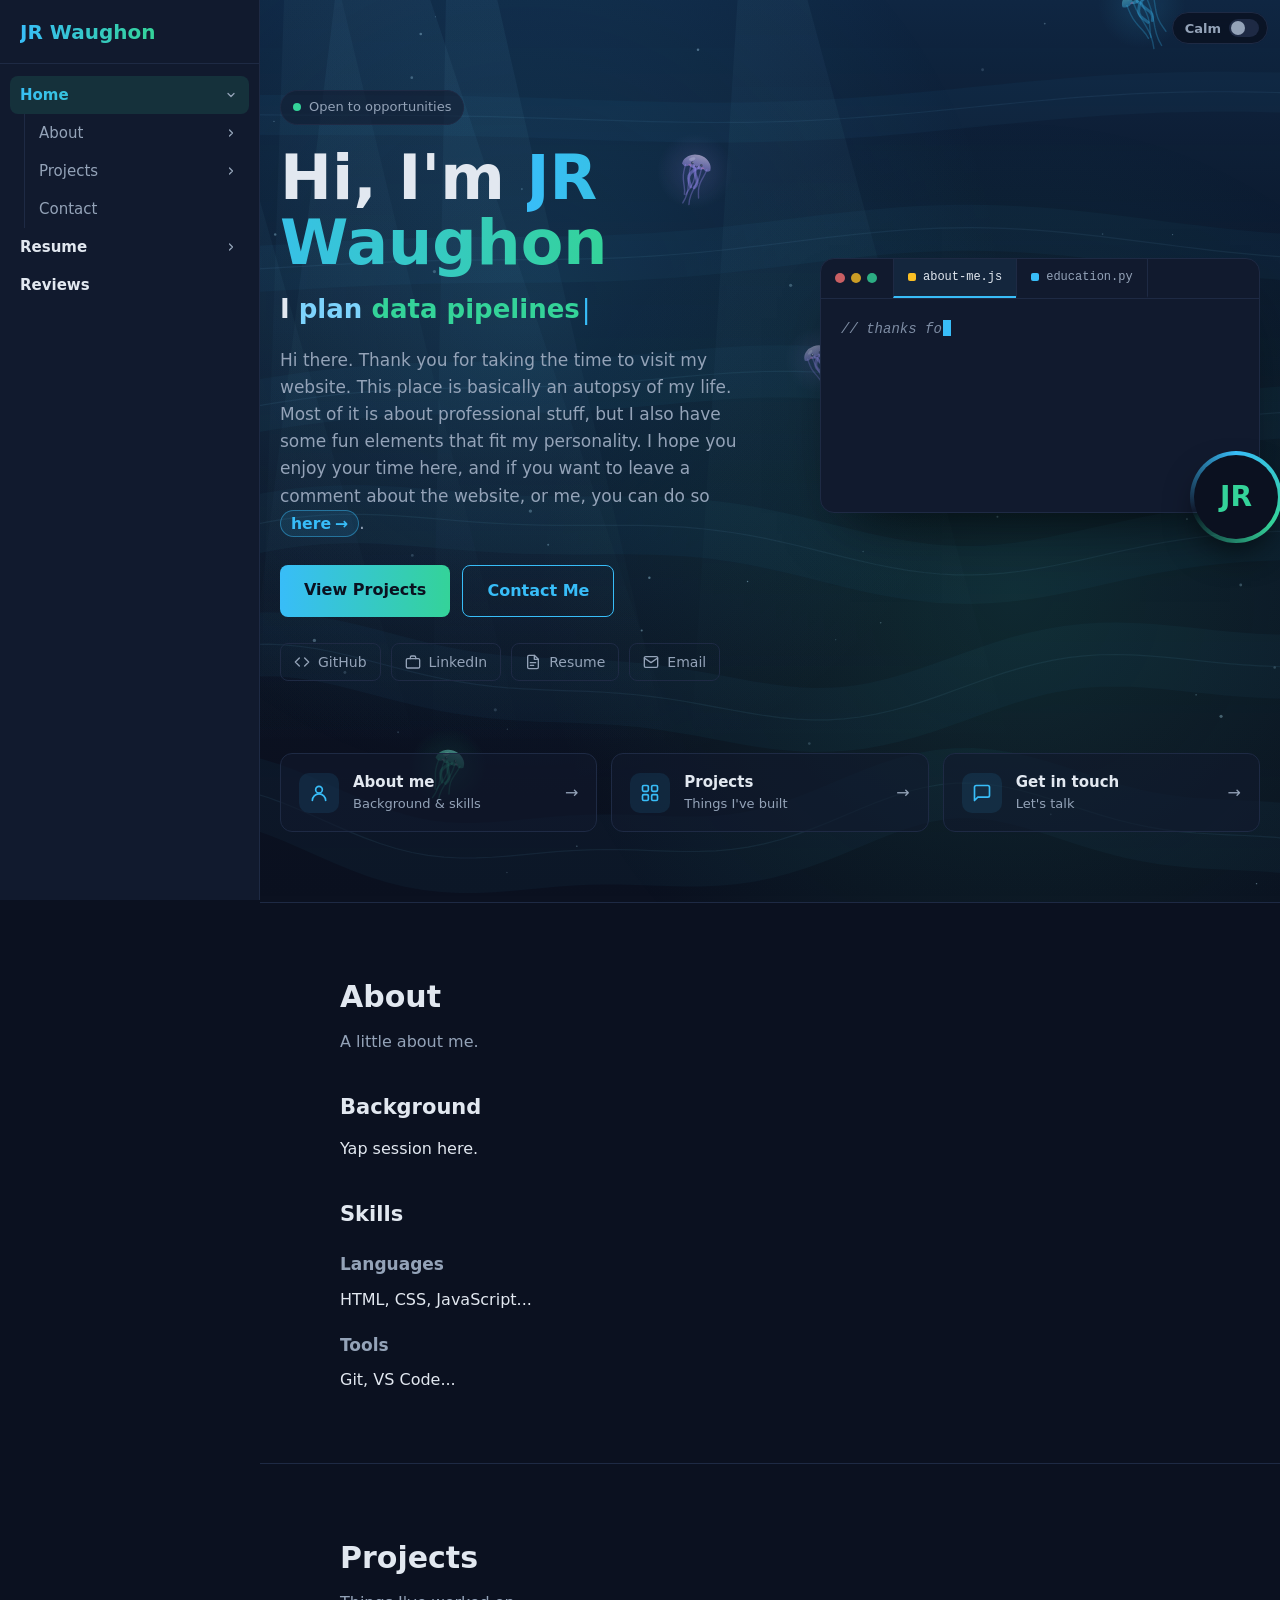
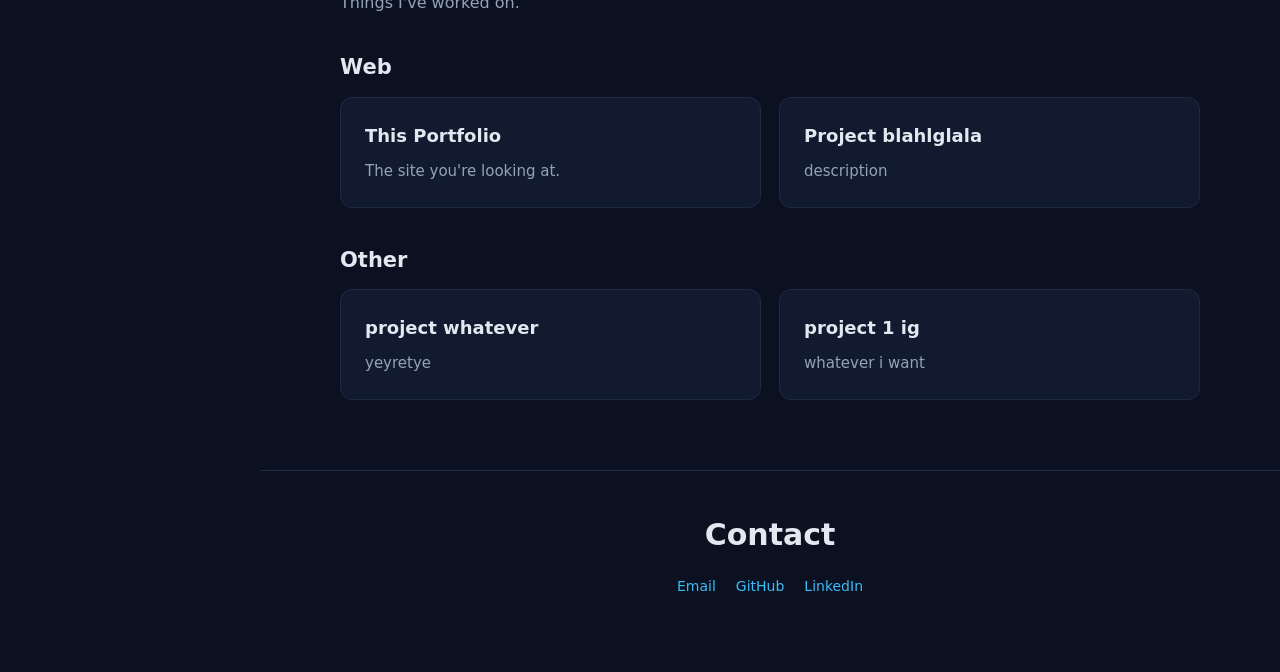
<file: index.html>
<!DOCTYPE html>
<html lang="en">
<head>
  <meta charset="UTF-8">
  <meta name="viewport" content="width=device-width, initial-scale=1.0">
  <title>JR Waughon · Analyst &amp; Developer</title>
  <meta name="description" content="JR Waughon is an analyst and developer working across finance, coding, and AI. Projects, resume, and a few friendly jellyfish.">
  <meta name="theme-color" content="#0b1120">
  <link rel="canonical" href="https://jonathonwaughon.github.io/">

  <!-- icons -->
  <link rel="icon" href="favicon.svg" type="image/svg+xml">
  <link rel="icon" href="assets/favicon-32.png" sizes="32x32" type="image/png">
  <link rel="apple-touch-icon" href="assets/apple-touch-icon.png">
  <link rel="manifest" href="site.webmanifest">

  <!-- link previews (Discord, iMessage, LinkedIn, X...) -->
  <meta property="og:type" content="website">
  <meta property="og:site_name" content="JR Waughon">
  <meta property="og:title" content="JR Waughon · Analyst &amp; Developer">
  <meta property="og:description" content="Finance, coding, and AI. Projects, resume, and a few friendly jellyfish.">
  <meta property="og:url" content="https://jonathonwaughon.github.io/">
  <meta property="og:image" content="https://jonathonwaughon.github.io/assets/og-image.png">
  <meta property="og:image:width" content="1200">
  <meta property="og:image:height" content="630">
  <meta property="og:image:alt" content="JR Waughon: Analyst &amp; Developer, with cute jellyfish in a deep-blue ocean">
  <meta name="twitter:card" content="summary_large_image">
  <!-- marks JS as available so hidden-until-animated styles only apply when they can be revealed -->
  <script>document.documentElement.classList.add("js");</script>
  <link rel="stylesheet" href="css/home.css">
  <link rel="stylesheet" href="css/sidebar.css">
  <link rel="stylesheet" href="css/calm.css">
  <link rel="stylesheet" href="css/scrollbar.css">
  <!-- calm mode switch (top right); runs early so a calm page never flashes the animated one -->
  <script src="js/calm.js"></script>
</head>
<!-- data-root = path from this page to the site root (used by the shared sidebar) -->
<body class="has-sidebar" data-root="">

  <a class="skip-link" href="#main">Skip to content</a>

  <canvas id="ocean" aria-hidden="true"></canvas>

  <!-- Mobile-only top bar (the sidebar itself is built by js/sidebar.js) -->
  <div class="topbar">
    <button class="menu-btn" type="button" data-nav-toggle aria-label="Open navigation">
      <svg width="18" height="18" viewBox="0 0 24 24" fill="none" stroke="currentColor" stroke-width="2" stroke-linecap="round"><path d="M3 6h18M3 12h18M3 18h18"/></svg>
    </button>
    <a href="#home" class="logo">JR Waughon</a>
  </div>

  <main id="main">
    <header class="hero" id="home">
      <div class="container hero-grid">
        <div class="hero-text">
          <span class="status anim" style="--o:0"><span class="dot"></span>Open to opportunities</span>
          <h1 class="anim" style="--o:1">Hi, I'm <span>JR Waughon</span></h1>
          <p class="tagline anim" style="--o:2">
            <span aria-hidden="true">I <span class="verb" id="verb">build</span> <span class="typed" id="typed">web apps</span><span class="cursor">|</span></span>
            <span class="sr-only" id="taglineSr">I build web apps, games, and tools.</span>
          </p>
          <p class="intro anim" style="--o:3">
            Hi there. Thank you for taking the time to visit my website. This place is basically an autopsy of my life. Most of it is about professional stuff, but I also have some fun elements that fit my personality. I hope you enjoy your time here, and if you want to leave a comment about the website, or me, you can do so <a class="inline-btn" href="reviews/">here <span aria-hidden="true">→</span></a>.
          </p>
          <div class="cta anim" style="--o:4">
            <a href="#projects" class="btn btn-primary">View Projects</a>
            <a href="#contact" class="btn btn-outline">Contact Me</a>
          </div>
          <div class="socials anim" style="--o:5">
            <a href="https://github.com/jonathonwaughon" aria-label="GitHub">
              <svg width="16" height="16" viewBox="0 0 24 24" fill="none" stroke="currentColor" stroke-width="2" stroke-linecap="round" stroke-linejoin="round"><path d="M16 18l6-6-6-6M8 6l-6 6 6 6"/></svg>
              GitHub
            </a>
            <a href="https://linkedin.com/" aria-label="LinkedIn">
              <svg width="16" height="16" viewBox="0 0 24 24" fill="none" stroke="currentColor" stroke-width="2" stroke-linecap="round" stroke-linejoin="round"><rect x="2" y="7" width="20" height="14" rx="2"/><path d="M16 7V5a2 2 0 0 0-2-2h-4a2 2 0 0 0-2 2v2"/></svg>
              LinkedIn
            </a>
            <a href="resume/" aria-label="Resume">
              <svg width="16" height="16" viewBox="0 0 24 24" fill="none" stroke="currentColor" stroke-width="2" stroke-linecap="round" stroke-linejoin="round"><path d="M14 2H6a2 2 0 0 0-2 2v16a2 2 0 0 0 2 2h12a2 2 0 0 0 2-2V8z"/><path d="M14 2v6h6M8 13h8M8 17h5"/></svg>
              Resume
            </a>
            <a href="mailto:jonathonwaughon@proton.me" aria-label="Email">
              <svg width="16" height="16" viewBox="0 0 24 24" fill="none" stroke="currentColor" stroke-width="2" stroke-linecap="round" stroke-linejoin="round"><rect x="2" y="4" width="20" height="16" rx="2"/><path d="M22 6l-10 7L2 6"/></svg>
              Email
            </a>
          </div>
        </div>

        <!-- a mini IDE: tabs + code are generated from FILES in the script below -->
        <div class="hero-visual anim" style="--o:2">
          <div class="code-card">
            <div class="code-head">
              <span></span><span></span><span></span>
              <div class="code-tabs" id="codeTabs" role="tablist" aria-label="Files"></div>
            </div>
            <pre role="tabpanel" id="codePanel" tabindex="0"><code id="codeType"></code></pre>
          </div>
          <!-- swap the initials for <img src="me.jpg" alt=""> to use a photo -->
          <div class="avatar-wrap"><div class="avatar"><span>JR</span></div></div>
        </div>
      </div>

      <!-- "where to next?" shortcuts -->
      <nav class="container quick-links" aria-label="Quick links">
        <a class="tile anim" href="#about" style="--o:6">
          <span class="tile-icon"><svg width="20" height="20" viewBox="0 0 24 24" fill="none" stroke="currentColor" stroke-width="2" stroke-linecap="round" stroke-linejoin="round"><circle cx="12" cy="8" r="4"/><path d="M4 21a8 8 0 0 1 16 0"/></svg></span>
          <span><strong>About me</strong><small>Background &amp; skills</small></span>
          <span class="tile-arrow" aria-hidden="true">→</span>
        </a>
        <a class="tile anim" href="#projects" style="--o:7">
          <span class="tile-icon"><svg width="20" height="20" viewBox="0 0 24 24" fill="none" stroke="currentColor" stroke-width="2" stroke-linecap="round" stroke-linejoin="round"><rect x="3" y="3" width="7" height="7" rx="1.5"/><rect x="14" y="3" width="7" height="7" rx="1.5"/><rect x="3" y="14" width="7" height="7" rx="1.5"/><rect x="14" y="14" width="7" height="7" rx="1.5"/></svg></span>
          <span><strong>Projects</strong><small>Things I've built</small></span>
          <span class="tile-arrow" aria-hidden="true">→</span>
        </a>
        <a class="tile anim" href="#contact" style="--o:8">
          <span class="tile-icon"><svg width="20" height="20" viewBox="0 0 24 24" fill="none" stroke="currentColor" stroke-width="2" stroke-linecap="round" stroke-linejoin="round"><path d="M21 15a2 2 0 0 1-2 2H7l-4 4V5a2 2 0 0 1 2-2h14a2 2 0 0 1 2 2z"/></svg></span>
          <span><strong>Get in touch</strong><small>Let's talk</small></span>
          <span class="tile-arrow" aria-hidden="true">→</span>
        </a>
      </nav>
    </header>

    <section id="about">
      <div class="container">
        <h2>About</h2>
        <p class="subtitle">A little about me.</p>

        <h3 id="background">Background</h3>
        <p>Yap session here.</p>

        <h3 id="skills">Skills</h3>
        <h4 id="skills-languages">Languages</h4>
        <p>HTML, CSS, JavaScript...</p>
        <h4 id="skills-tools">Tools</h4>
        <p>Git, VS Code...</p>
      </div>
    </section>

    <section id="projects">
      <div class="container">
        <h2>Projects</h2>
        <p class="subtitle">Things I've worked on.</p>

        <h3 id="projects-web">Web</h3>
        <div class="grid">
          <div class="card" id="project-portfolio">
            <h4>This Portfolio</h4>
            <p>The site you're looking at.</p>
          </div>
          <div class="card" id="project-blah">
            <h4>Project blahlglala</h4>
            <p>description</p>
          </div>
        </div>

        <h3 id="projects-other">Other</h3>
        <div class="grid">
          <div class="card" id="project-whatever">
            <h4>project whatever</h4>
            <p>yeyretye</p>
          </div>
          <div class="card" id="project-1">
            <h4>project 1 ig</h4>
            <p>whatever i want</p>
          </div>
        </div>
      </div>
    </section>

    <footer id="contact">
      <div class="container">
        <h2>Contact</h2>
        <div class="links">
          <a href="mailto:jonathonwaughon@proton.me">Email</a>
          <a href="https://github.com/jonathonwaughon">GitHub</a>
          <a href="https://linkedin.com/">LinkedIn</a>
        </div>
        <p>© 2026 JR Waughon</p>
      </div>
    </footer>
  </main>

  <script src="js/nav.js"></script>
  <script src="js/sidebar.js"></script>
  <script src="js/home.js"></script>

  <script src="js/ocean.js"></script>
</body>
</html>
</file>
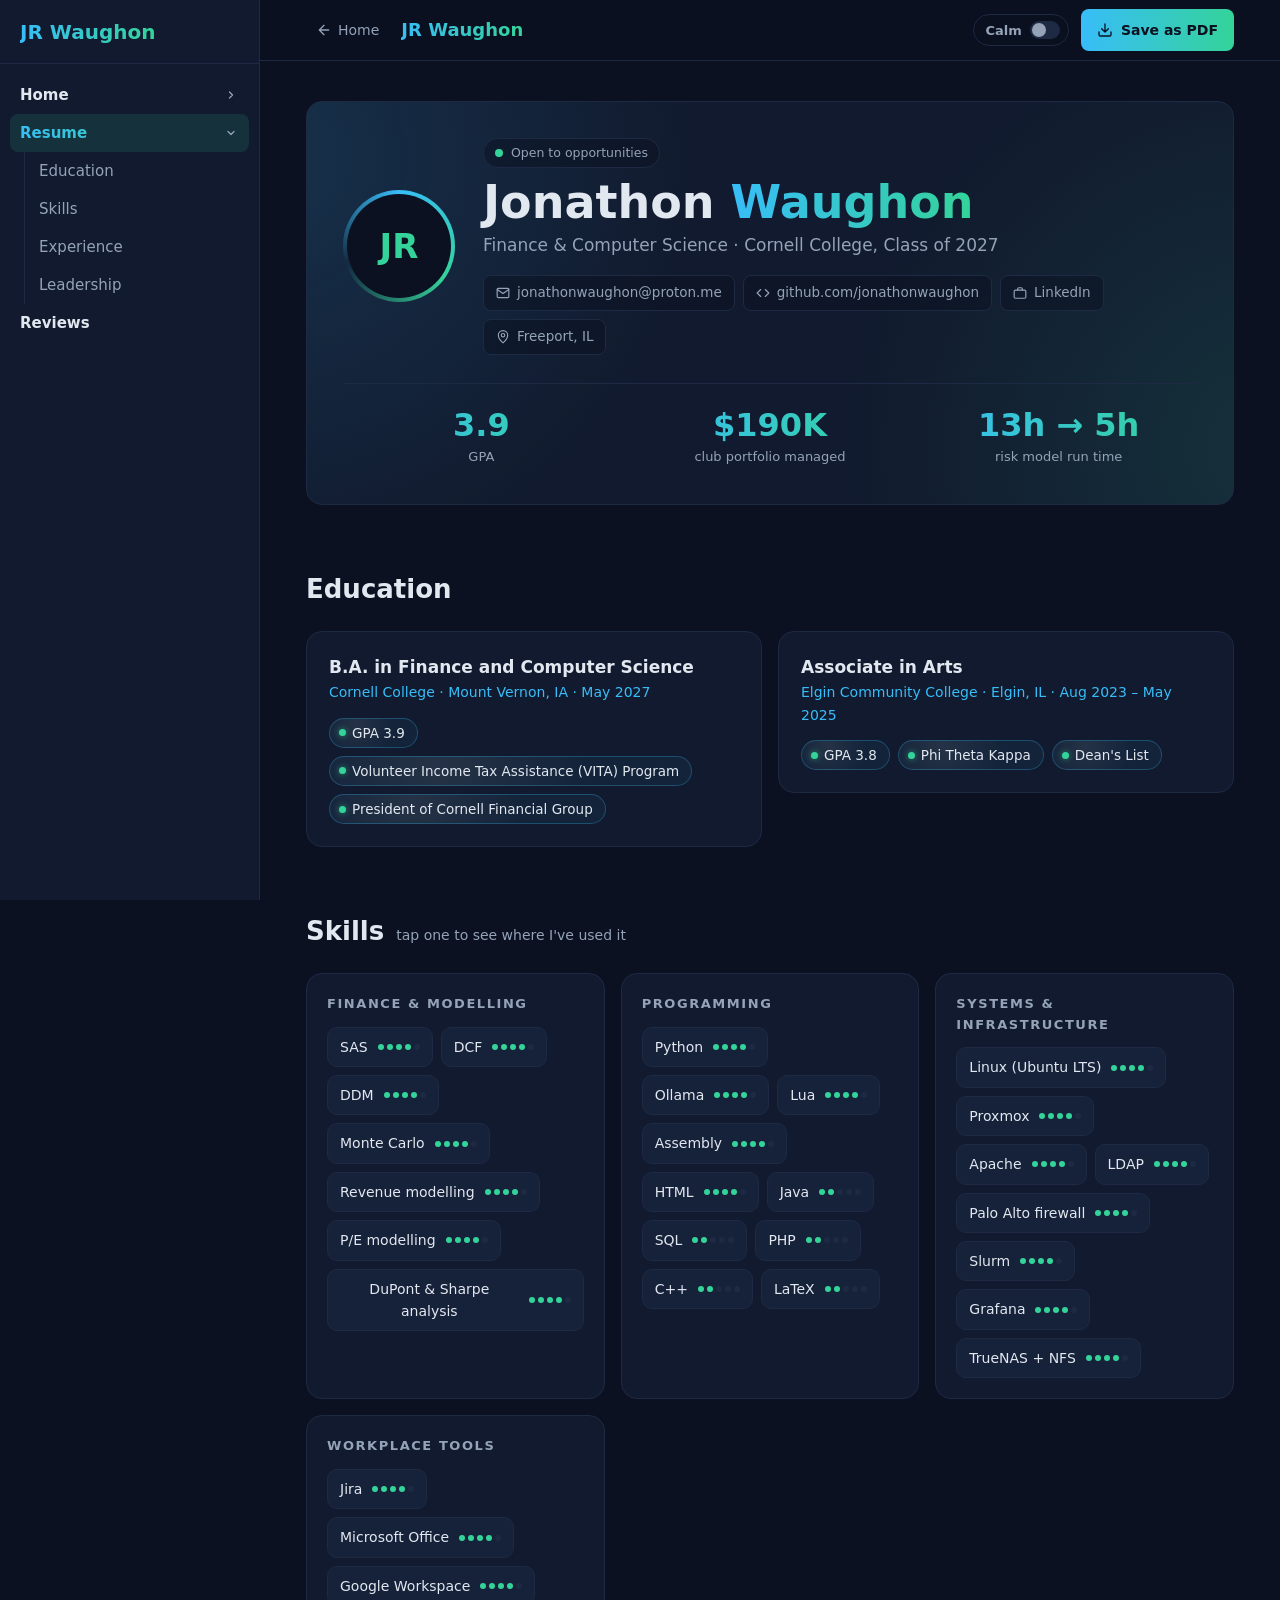
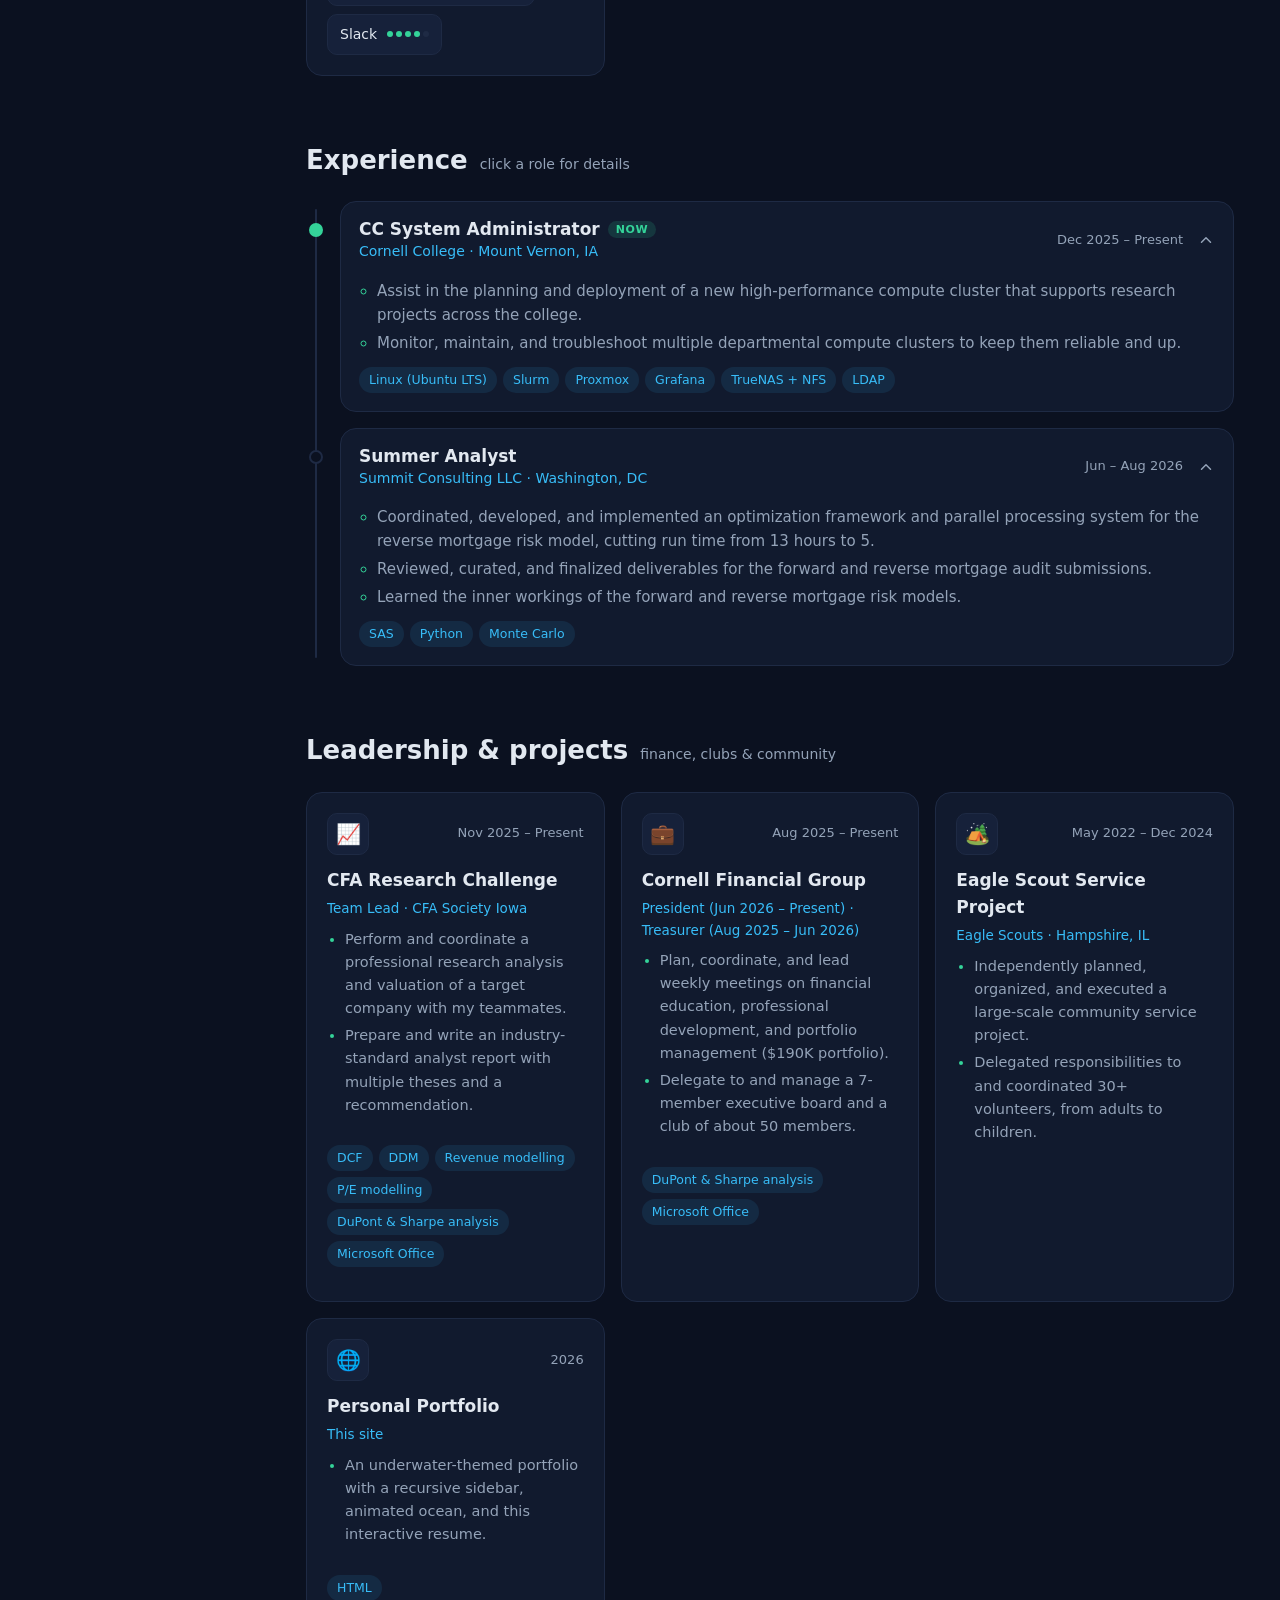
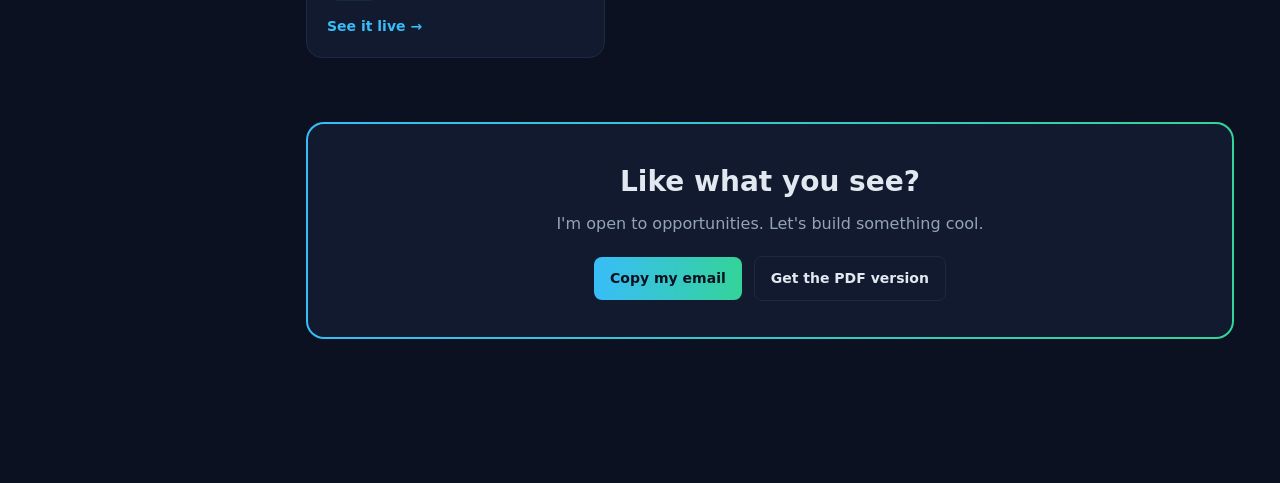
<file: resume/index.html>
<!DOCTYPE html>
<html lang="en">
<head>
  <meta charset="UTF-8">
  <meta name="viewport" content="width=device-width, initial-scale=1.0">
  <title>Resume | JR Waughon</title>
  <meta name="description" content="Resume of Jonathon (JR) Waughon: finance and computer science student at Cornell College. Experience, skills, leadership, and education.">
  <meta name="theme-color" content="#0b1120">
  <link rel="canonical" href="https://jonathonwaughon.github.io/resume/">

  <!-- icons -->
  <link rel="icon" href="../favicon.svg" type="image/svg+xml">
  <link rel="icon" href="../assets/favicon-32.png" sizes="32x32" type="image/png">
  <link rel="apple-touch-icon" href="../assets/apple-touch-icon.png">
  <link rel="manifest" href="../site.webmanifest">

  <!-- link previews -->
  <meta property="og:type" content="website">
  <meta property="og:site_name" content="JR Waughon">
  <meta property="og:title" content="Resume | JR Waughon">
  <meta property="og:description" content="Finance and computer science at Cornell College. Experience, skills, leadership, and education, with a printable PDF version.">
  <meta property="og:url" content="https://jonathonwaughon.github.io/resume/">
  <meta property="og:image" content="https://jonathonwaughon.github.io/assets/og-image.png">
  <meta property="og:image:width" content="1200">
  <meta property="og:image:height" content="630">
  <meta property="og:image:alt" content="JR Waughon: Analyst &amp; Developer, with cute jellyfish in a deep-blue ocean">
  <meta name="twitter:card" content="summary_large_image">
  <script>document.documentElement.classList.add("js");</script>
  <link rel="stylesheet" href="../css/resume.css">
  <link rel="stylesheet" href="../css/sidebar.css">
  <link rel="stylesheet" href="../css/calm.css">
  <link rel="stylesheet" href="../css/scrollbar.css">
  <!-- calm mode switch; runs early so a calm page never flashes the animated one -->
  <script src="../js/calm.js"></script>
</head>
<!-- data-root = path from this page to the site root (used by the shared sidebar) -->
<body class="has-sidebar" data-root="../">

  <a class="skip-link" href="#main">Skip to content</a>

  <header class="toolbar">
    <div class="toolbar-inner">
      <button class="menu-btn nav-toggle-mobile" type="button" data-nav-toggle aria-label="Open navigation">
        <svg width="18" height="18" viewBox="0 0 24 24" fill="none" stroke="currentColor" stroke-width="2" stroke-linecap="round"><path d="M3 6h18M3 12h18M3 18h18"/></svg>
      </button>
      <a class="back" href="../">
        <svg width="16" height="16" viewBox="0 0 24 24" fill="none" stroke="currentColor" stroke-width="2" stroke-linecap="round" stroke-linejoin="round"><path d="M19 12H5M12 19l-7-7 7-7"/></svg>
        Home
      </a>
      <span class="logo grad">JR Waughon</span>
      <span data-calm-slot></span><!-- the calm mode switch goes here -->
      <button class="btn btn-primary" type="button" data-print>
        <svg width="16" height="16" viewBox="0 0 24 24" fill="none" stroke="currentColor" stroke-width="2" stroke-linecap="round" stroke-linejoin="round"><path d="M21 15v4a2 2 0 0 1-2 2H5a2 2 0 0 1-2-2v-4M7 10l5 5 5-5M12 15V3"/></svg>
        Save as PDF
      </button>
    </div>
  </header>

  <!-- =========================================================
       RESUME CONTENT (mirrors the Word resume).
       - Skills live in content/skills.json.
       - data-skills="python,sas" on a job/project links it to those
         skills (use the same "id" values as in skills.json).
       - Copy a <li class="t-item"> or <article class="proj"> to add more.
       ========================================================= -->
  <main class="wrap" id="main">

    <!-- Intro -->
    <section class="card intro">
      <div class="avatar"><span>JR</span></div>
      <div>
        <span class="status"><span class="dot"></span>Open to opportunities</span>
        <h1>Jonathon <span class="grad">Waughon</span></h1>
        <p class="role">Finance &amp; Computer Science · Cornell College, Class of 2027</p>
        <div class="chips">
          <button class="chip" type="button" data-copy="jonathonwaughon@proton.me">
            <svg width="14" height="14" viewBox="0 0 24 24" fill="none" stroke="currentColor" stroke-width="2" stroke-linecap="round" stroke-linejoin="round"><rect x="2" y="4" width="20" height="16" rx="2"/><path d="M22 6l-10 7L2 6"/></svg>
            jonathonwaughon@proton.me
          </button>
          <a class="chip" href="https://github.com/jonathonwaughon">
            <svg width="14" height="14" viewBox="0 0 24 24" fill="none" stroke="currentColor" stroke-width="2" stroke-linecap="round" stroke-linejoin="round"><path d="M16 18l6-6-6-6M8 6l-6 6 6 6"/></svg>
            github.com/jonathonwaughon
          </a>
          <a class="chip" href="https://linkedin.com/">
            <svg width="14" height="14" viewBox="0 0 24 24" fill="none" stroke="currentColor" stroke-width="2" stroke-linecap="round" stroke-linejoin="round"><rect x="2" y="7" width="20" height="14" rx="2"/><path d="M16 7V5a2 2 0 0 0-2-2h-4a2 2 0 0 0-2 2v2"/></svg>
            LinkedIn
          </a>
          <span class="chip">
            <svg width="14" height="14" viewBox="0 0 24 24" fill="none" stroke="currentColor" stroke-width="2" stroke-linecap="round" stroke-linejoin="round"><path d="M12 22s-8-6.5-8-13a8 8 0 0 1 16 0c0 6.5-8 13-8 13z"/><circle cx="12" cy="9" r="3"/></svg>
            Freeport, IL
          </span>
        </div>
      </div>
      <!-- data-count animates up to that number; anything else is shown as-is -->
      <div class="stats">
        <div class="stat"><b class="grad">3.9</b><span>GPA</span></div>
        <div class="stat"><b class="grad">$190K</b><span>club portfolio managed</span></div>
        <div class="stat"><b class="grad">13h → 5h</b><span>risk model run time</span></div>
      </div>
    </section>

    <!-- Education: each <li> in .edu-points shows as a little bubble -->
    <section id="education">
      <div class="section-head"><h2>Education</h2></div>
      <div class="edu-grid">
        <div class="card edu reveal">
          <h3>B.A. in Finance and Computer Science</h3>
          <div class="where">Cornell College · Mount Vernon, IA · May 2027</div>
          <ul class="edu-points">
            <li>GPA 3.9</li>
            <li>Volunteer Income Tax Assistance (VITA) Program</li>
            <li>President of Cornell Financial Group</li>
          </ul>
        </div>
        <div class="card edu reveal" style="--d:90ms">
          <h3>Associate in Arts</h3>
          <div class="where">Elgin Community College · Elgin, IL · Aug 2023 – May 2025</div>
          <ul class="edu-points">
            <li>GPA 3.8</li>
            <li>Phi Theta Kappa</li>
            <li>Dean's List</li>
          </ul>
        </div>
      </div>
    </section>

    <!-- Skills -->
    <section id="skills">
      <div class="section-head">
        <h2>Skills</h2>
        <small class="skill-hint">tap one to see where I've used it</small>
      </div>
      <!-- filled in from content/skills.json by js/resume.js -->
      <div class="skill-groups" id="skillGroups" aria-busy="true"></div>
      <p class="filter-note" id="filterNote" hidden>
        Highlighting where I've used <b id="filterName"></b>
        <button type="button" id="filterClear">Clear ✕</button>
      </p>
    </section>

    <!-- Experience -->
    <section id="experience">
      <div class="section-head"><h2>Experience</h2><small>click a role for details</small></div>
      <div class="timeline-wrap">
        <span class="t-progress" id="tProgress"></span>
        <ol class="timeline">
          <li class="t-item now reveal" data-skills="linux,slurm,proxmox,grafana,truenas,ldap">
            <span class="t-dot"></span>
            <details class="card t-card" open>
              <summary>
                <div><h3>CC System Administrator<span class="now-pill">Now</span></h3><div class="where">Cornell College · Mount Vernon, IA</div></div>
                <span class="date">Dec 2025 – Present</span>
                <svg class="chev" width="18" height="18" viewBox="0 0 24 24" fill="none" stroke="currentColor" stroke-width="2" stroke-linecap="round" stroke-linejoin="round"><path d="M6 9l6 6 6-6"/></svg>
              </summary>
              <div class="t-body">
                <ul>
                  <li>Assist in the planning and deployment of a new high-performance compute cluster that supports research projects across the college.</li>
                  <li>Monitor, maintain, and troubleshoot multiple departmental compute clusters to keep them reliable and up.</li>
                </ul>
                <div class="tags"></div>
              </div>
            </details>
          </li>
          <li class="t-item reveal" data-skills="sas,python,montecarlo">
            <span class="t-dot"></span>
            <details class="card t-card" open>
              <summary>
                <div><h3>Summer Analyst</h3><div class="where">Summit Consulting LLC · Washington, DC</div></div>
                <span class="date">Jun – Aug 2026</span>
                <svg class="chev" width="18" height="18" viewBox="0 0 24 24" fill="none" stroke="currentColor" stroke-width="2" stroke-linecap="round" stroke-linejoin="round"><path d="M6 9l6 6 6-6"/></svg>
              </summary>
              <div class="t-body">
                <ul>
                  <li>Coordinated, developed, and implemented an optimization framework and parallel processing system for the reverse mortgage risk model, cutting run time from 13 hours to 5.</li>
                  <li>Reviewed, curated, and finalized deliverables for the forward and reverse mortgage audit submissions.</li>
                  <li>Learned the inner workings of the forward and reverse mortgage risk models.</li>
                </ul>
                <div class="tags"></div>
              </div>
            </details>
          </li>
        </ol>
      </div>
    </section>

    <!-- Leadership & projects -->
    <section id="projects">
      <div class="section-head"><h2>Leadership &amp; projects</h2><small>finance, clubs &amp; community</small></div>
      <div class="proj-grid">
        <article class="card proj reveal" data-skills="dcf,ddm,revenue,pe,dupont,msoffice">
          <div class="proj-top"><span class="proj-icon" aria-hidden="true">📈</span><span class="year">Nov 2025 – Present</span></div>
          <h3 data-year="Nov 2025 – Present">CFA Research Challenge</h3>
          <div class="where">Team Lead · CFA Society Iowa</div>
          <ul>
            <li>Perform and coordinate a professional research analysis and valuation of a target company with my teammates.</li>
            <li>Prepare and write an industry-standard analyst report with multiple theses and a recommendation.</li>
          </ul>
          <div class="tags"></div>
        </article>
        <article class="card proj reveal" style="--d:90ms" data-skills="dupont,msoffice">
          <div class="proj-top"><span class="proj-icon" aria-hidden="true">💼</span><span class="year">Aug 2025 – Present</span></div>
          <h3 data-year="Aug 2025 – Present">Cornell Financial Group</h3>
          <div class="where">President (Jun 2026 – Present) · Treasurer (Aug 2025 – Jun 2026)</div>
          <ul>
            <li>Plan, coordinate, and lead weekly meetings on financial education, professional development, and portfolio management ($190K portfolio).</li>
            <li>Delegate to and manage a 7-member executive board and a club of about 50 members.</li>
          </ul>
          <div class="tags"></div>
        </article>
        <article class="card proj reveal" style="--d:180ms">
          <div class="proj-top"><span class="proj-icon" aria-hidden="true">🏕️</span><span class="year">May 2022 – Dec 2024</span></div>
          <h3 data-year="May 2022 – Dec 2024">Eagle Scout Service Project</h3>
          <div class="where">Eagle Scouts · Hampshire, IL</div>
          <ul>
            <li>Independently planned, organized, and executed a large-scale community service project.</li>
            <li>Delegated responsibilities to and coordinated 30+ volunteers, from adults to children.</li>
          </ul>
          <div class="tags"></div>
        </article>
        <article class="card proj reveal" style="--d:270ms" data-skills="html">
          <div class="proj-top"><span class="proj-icon" aria-hidden="true">🌐</span><span class="year">2026</span></div>
          <h3 data-year="2026">Personal Portfolio</h3>
          <div class="where">This site</div>
          <ul>
            <li>An underwater-themed portfolio with a recursive sidebar, animated ocean, and this interactive resume.</li>
          </ul>
          <div class="tags"></div>
          <a class="proj-link" href="../">See it live <span>→</span></a>
        </article>
      </div>
    </section>

    <!-- Additional skills: only in the PDF -->
    <p class="print-only additional"><b>Languages:</b> Spanish</p>

    <!-- CTA -->
    <section class="cta reveal">
      <div class="cta-inner">
        <h2>Like what you see?</h2>
        <p>I'm open to opportunities. Let's build something cool.</p>
        <div class="row">
          <button class="btn btn-primary" type="button" data-copy="jonathonwaughon@proton.me">Copy my email</button>
          <button class="btn btn-ghost" type="button" data-print>Get the PDF version</button>
        </div>
      </div>
    </section>
  </main>

  <div class="toast" id="toast" role="status" aria-live="polite"></div>

  <script src="../js/nav.js"></script>
  <script src="../js/sidebar.js"></script>
  <script src="../js/resume.js"></script>
</body>
</html>
</file>
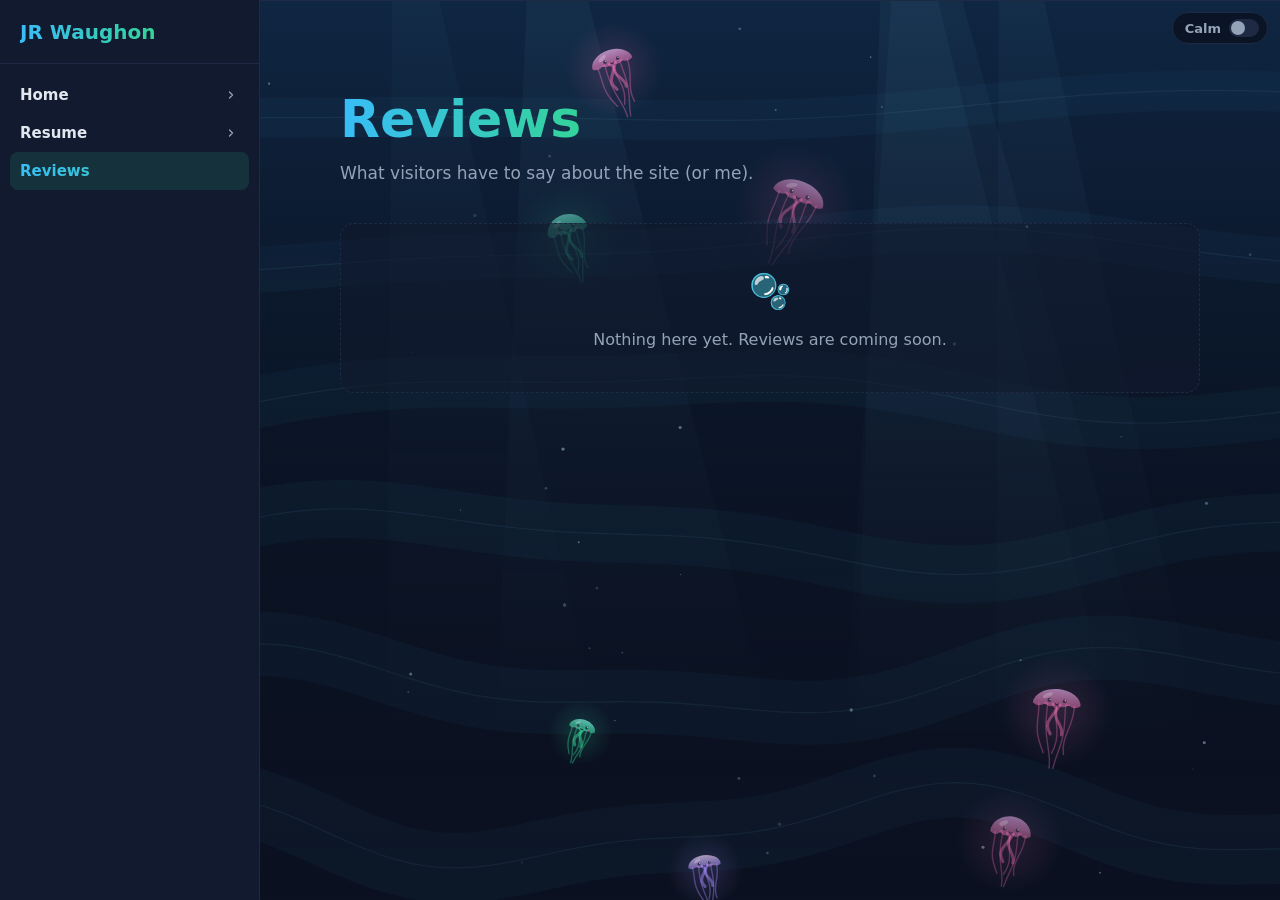
<file: reviews/index.html>
<!DOCTYPE html>
<html lang="en">
<head>
  <meta charset="UTF-8">
  <meta name="viewport" content="width=device-width, initial-scale=1.0">
  <title>Reviews | JR Waughon</title>
  <meta name="description" content="Comments and reviews from visitors to JR Waughon's portfolio.">
  <meta name="theme-color" content="#0b1120">
  <link rel="canonical" href="https://jonathonwaughon.github.io/reviews/">

  <!-- icons -->
  <link rel="icon" href="../favicon.svg" type="image/svg+xml">
  <link rel="icon" href="../assets/favicon-32.png" sizes="32x32" type="image/png">
  <link rel="apple-touch-icon" href="../assets/apple-touch-icon.png">
  <link rel="manifest" href="../site.webmanifest">

  <!-- link previews -->
  <meta property="og:type" content="website">
  <meta property="og:site_name" content="JR Waughon">
  <meta property="og:title" content="Reviews | JR Waughon">
  <meta property="og:description" content="Comments and reviews from visitors.">
  <meta property="og:url" content="https://jonathonwaughon.github.io/reviews/">
  <meta property="og:image" content="https://jonathonwaughon.github.io/assets/og-image.png">
  <meta name="twitter:card" content="summary_large_image">

  <script>document.documentElement.classList.add("js");</script>
  <link rel="stylesheet" href="../css/home.css">
  <link rel="stylesheet" href="../css/sidebar.css">
  <link rel="stylesheet" href="../css/calm.css">
  <link rel="stylesheet" href="../css/scrollbar.css">
  <!-- calm mode switch; runs early so a calm page never flashes the animated one -->
  <script src="../js/calm.js"></script>
  <style>
    /* page-specific bits (the rest comes from home.css) */
    .reviews { padding: 90px 0 80px; }
    .reviews h1 { font-size: clamp(36px, 6vw, 52px); line-height: 1.1; margin-bottom: 12px; }
    .reviews h1 span {
      background: var(--gradient); -webkit-background-clip: text; background-clip: text; color: transparent;
    }
    .reviews .lede { color: var(--muted); font-size: 17px; max-width: 520px; margin-bottom: 36px; }
    .reviews-empty {
      border: 1px dashed var(--border); border-radius: 14px;
      background: rgba(17, 26, 46, 0.6);
      padding: 40px 24px; text-align: center; color: var(--muted);
    }
    .reviews-empty .big { font-size: 34px; display: block; margin-bottom: 8px; }
    .js .reviews .anim { animation: fadeUp .8s var(--ease-out) backwards; animation-delay: calc(.15s + var(--o) * 100ms); }
    @media (max-width: 700px) { .reviews { padding: 48px 0 56px; } }
  </style>
</head>
<!-- data-root = path from this page to the site root (used by the shared sidebar) -->
<body class="has-sidebar" data-root="../">

  <a class="skip-link" href="#main">Skip to content</a>

  <canvas id="ocean" aria-hidden="true"></canvas>

  <!-- Mobile-only top bar -->
  <div class="topbar">
    <button class="menu-btn" type="button" data-nav-toggle aria-label="Open navigation">
      <svg width="18" height="18" viewBox="0 0 24 24" fill="none" stroke="currentColor" stroke-width="2" stroke-linecap="round"><path d="M3 6h18M3 12h18M3 18h18"/></svg>
    </button>
    <a href="../" class="logo">JR Waughon</a>
  </div>

  <main id="main">
    <section class="reviews">
      <div class="container">
        <h1 class="anim" style="--o:0"><span>Reviews</span></h1>
        <p class="lede anim" style="--o:1">What visitors have to say about the site (or me).</p>

        <!-- REVIEWS GO HERE (placeholder until the guestbook is built) -->
        <div class="reviews-empty anim" style="--o:2">
          <span class="big" aria-hidden="true">🫧</span>
          Nothing here yet. Reviews are coming soon.
        </div>
      </div>
    </section>
  </main>

  <script src="../js/nav.js"></script>
  <script src="../js/sidebar.js"></script>
  <script src="../js/ocean.js"></script>
</body>
</html>
</file>
<file: css/home.css>
:root {
  --bg: #0b1120;        /* page background */
  --surface: #111a2e;   /* cards */
  --border: #1e2a44;
  --text: #e2e8f0;
  --muted: #94a3b8;
  --blue: #38bdf8;
  --green: #34d399;
  --gradient: linear-gradient(90deg, var(--blue), var(--green));
}

* { box-sizing: border-box; margin: 0; padding: 0; }
html { scroll-behavior: smooth; }
body {
  background: var(--bg);
  color: var(--text);
  font-family: system-ui, -apple-system, "Segoe UI", Roboto, sans-serif;
  line-height: 1.6;
}
a { color: var(--blue); text-decoration: none; }
a:hover { color: var(--green); }
.container { max-width: 900px; margin: 0 auto; padding: 0 20px; }

/* ---------- accessibility helpers ---------- */
.sr-only {
  position: absolute; width: 1px; height: 1px; padding: 0; margin: -1px;
  overflow: hidden; clip: rect(0, 0, 0, 0); white-space: nowrap; border: 0;
}
.skip-link {
  position: fixed; left: 12px; top: 12px; z-index: 100;
  padding: 10px 16px; border-radius: 8px;
  background: var(--gradient); color: var(--bg); font-weight: 700;
  transform: translateY(-160%); transition: transform .2s;
}
.skip-link:focus { transform: none; color: var(--bg); }
:focus-visible { outline: 2px solid var(--blue); outline-offset: 2px; }
main:focus { outline: none; }

.logo {
  font-weight: 800; font-size: 20px;
  background: var(--gradient);
  -webkit-background-clip: text; background-clip: text;
  color: transparent;
}

/* ---------- Mobile top bar ---------- */
.topbar {
  display: none;
  position: sticky; top: 0; z-index: 10;
  height: 56px; padding: 0 16px;
  align-items: center; gap: 12px;
  background: rgba(11, 17, 32, 0.85);
  backdrop-filter: blur(8px);
  border-bottom: 1px solid var(--border);
}

/* ---------- Main content ---------- */
main { position: relative; z-index: 1; }

/* underwater background (drawn by the ocean script at the bottom) */
#ocean {
  position: fixed; inset: 0; z-index: 0;
  width: 100%; height: 100%;
  pointer-events: none;
}

/* ---------- Homepage hero ---------- */
.hero { padding: 90px 0 70px; }
.hero .container { max-width: 1100px; }
.hero-grid {
  display: grid;
  grid-template-columns: 1.1fr 1fr;
  gap: 56px;
  align-items: center;
}
.status {
  display: inline-flex; align-items: center; gap: 8px;
  padding: 6px 12px; margin-bottom: 20px;
  border: 1px solid var(--border); border-radius: 999px;
  background: rgba(17, 26, 46, 0.6);
  color: var(--muted); font-size: 13px;
}
.dot {
  width: 8px; height: 8px; border-radius: 50%;
  background: var(--green);
  animation: ping 2s ease-out infinite;
}
.hero h1 { font-size: clamp(38px, 6vw, 62px); line-height: 1.05; margin-bottom: 14px; }
.hero h1 span {
  background: var(--gradient);
  -webkit-background-clip: text; background-clip: text;
  color: transparent;
}
.tagline {
  font-size: clamp(20px, 2.6vw, 26px); font-weight: 600;
  margin-bottom: 16px; min-height: 1.6em;
}
.verb { color: #7dd3fc; }        /* light blue verb */
.typed { color: var(--green); }  /* the item keeps the original green */
.cursor { color: var(--blue); font-weight: 400; margin-left: 2px; animation: blink 1s steps(1) infinite; }
.intro { color: var(--muted); font-size: 17px; max-width: 480px; margin-bottom: 28px; }
.cta { display: flex; flex-wrap: wrap; gap: 12px; margin-bottom: 26px; }
.cta .btn { margin: 0; }
/* small pill-shaped button that sits inside a sentence (the intro's "here →") */
.inline-btn {
  display: inline-flex; align-items: center; gap: 4px;
  padding: 1px 10px; border-radius: 999px;
  border: 1px solid rgba(56, 189, 248, 0.45);
  background: rgba(56, 189, 248, 0.1);
  color: var(--blue); font-weight: 600; font-size: .92em; line-height: 1.5;
  transition: background .2s, border-color .2s, color .2s, transform .15s;
}
.inline-btn:hover { color: var(--green); border-color: var(--green); background: rgba(52, 211, 153, 0.1); transform: translateY(-1px); }
.inline-btn span { transition: translate .2s var(--ease-out, ease); }
.inline-btn:hover span { translate: 3px 0; }
.socials { display: flex; flex-wrap: wrap; gap: 10px; }
.socials a {
  display: inline-flex; align-items: center; gap: 8px;
  padding: 7px 13px;
  border: 1px solid var(--border); border-radius: 8px;
  color: var(--muted); font-size: 14px;
  transition: color .15s, border-color .15s, transform .15s;
}
.socials a:hover { color: var(--text); border-color: var(--blue); transform: translateY(-2px); }
.socials a:active { transform: scale(.95); }

/* code editor card */
.hero-visual { position: relative; }
.code-card {
  background: var(--surface);
  border: 1px solid var(--border);
  border-radius: 14px;
  box-shadow: 0 30px 60px -30px rgba(0, 0, 0, 0.8);
  overflow: hidden;
  animation: float 7s ease-in-out infinite;
}
.code-head {
  display: flex; align-items: center; gap: 6px;
  padding: 0 0 0 14px; min-height: 40px;
  border-bottom: 1px solid var(--border);
}
.code-head > span { flex: none; width: 10px; height: 10px; border-radius: 50%; opacity: .8; }
.code-head > span:nth-child(1) { background: #f87171; }
.code-head > span:nth-child(2) { background: #fbbf24; }
.code-head > span:nth-child(3) { background: #34d399; }

/* file tabs */
.code-tabs {
  display: flex; align-self: stretch; min-width: 0;
  margin-left: 10px;
  overflow-x: auto; scrollbar-width: none;
}
.code-tabs::-webkit-scrollbar { display: none; }
.code-tab {
  display: inline-flex; align-items: center; gap: 7px;
  padding: 0 14px;
  background: none; border: 0;
  border-bottom: 2px solid transparent;
  border-left: 1px solid var(--border);
  color: var(--muted); cursor: pointer; white-space: nowrap;
  font: 12px ui-monospace, "Cascadia Code", Consolas, monospace;
  transition: color .15s, background .15s, border-color .15s;
}
.code-tab:last-child { border-right: 1px solid var(--border); }
.code-tab:hover { color: var(--text); background: rgba(255, 255, 255, 0.03); }
.code-tab.active {
  color: var(--text);
  background: rgba(56, 189, 248, 0.07);
  border-bottom-color: var(--blue);
}
.code-tab:focus-visible { outline: 2px solid var(--blue); outline-offset: -2px; }
.file-icon { width: 8px; height: 8px; border-radius: 2px; }
.file-icon.js { background: #fbbf24; }
.file-icon.py { background: #38bdf8; }

.code-card pre {
  padding: 18px 20px 24px;
  min-height: calc(7 * 1.75em + 42px); /* fits the longest file so switching tabs doesn't jump */
  font: 14px/1.75 ui-monospace, "Cascadia Code", Consolas, monospace;
  white-space: pre; overflow-x: auto;
}
.tok-c { color: #7d8ca3; font-style: italic; } /* 5:1 contrast on the card */
.tok-k { color: #c084fc; }
.tok-v { color: var(--blue); }
.tok-x { color: #e2e8f0; }
.tok-p { color: var(--muted); }
.tok-s { color: var(--green); }
.tok-n { color: #fbbf24; }
.type-caret {
  display: inline-block; width: 8px; height: 1.1em; margin-left: 1px;
  vertical-align: -3px; background: var(--blue);
  animation: blink 1s steps(1) infinite;
}

/* avatar badge with spinning gradient ring */
.avatar-wrap {
  position: absolute; right: -22px; bottom: -30px;
  animation: float 7s ease-in-out -3.5s infinite;
}
.avatar {
  width: 92px; height: 92px; padding: 4px; border-radius: 50%;
  background: conic-gradient(var(--blue), var(--green), transparent 70%, var(--blue));
  animation: spin 6s linear infinite;
  box-shadow: 0 16px 36px -12px rgba(0, 0, 0, 0.8);
}
.avatar > * {
  width: 100%; height: 100%; border-radius: 50%; object-fit: cover;
  display: grid; place-items: center;
  background: var(--bg);
  font-weight: 800; font-size: 28px;
  animation: spin 6s linear infinite reverse; /* keeps the initials upright */
}
.avatar span { color: var(--green); }

/* where-to-next tiles */
.quick-links {
  display: grid; grid-template-columns: repeat(3, 1fr); gap: 14px;
  margin-top: 72px;
}
.tile {
  display: flex; align-items: center; gap: 14px;
  padding: 16px 18px;
  border: 1px solid var(--border); border-radius: 12px;
  background: rgba(17, 26, 46, 0.6);
  color: var(--text);
  transition: transform .2s, border-color .2s, background .2s, box-shadow .2s;
}
.tile:hover {
  color: var(--text); background: var(--surface); border-color: var(--blue);
  transform: translateY(-3px);
  box-shadow: 0 12px 30px -16px rgba(56, 189, 248, 0.5);
}
.tile:active { transform: scale(.98); }
.tile-icon {
  flex: none; width: 40px; height: 40px; border-radius: 10px;
  display: grid; place-items: center;
  background: rgba(56, 189, 248, 0.1); color: var(--blue);
  transition: background .2s, color .2s;
}
.tile:hover .tile-icon { background: rgba(52, 211, 153, 0.14); color: var(--green); }
.tile strong { display: block; font-size: 15px; }
.tile small { display: block; color: var(--muted); font-size: 13px; }
.tile-arrow { margin-left: auto; color: var(--muted); transition: translate .2s, color .2s; }
.tile:hover .tile-arrow { translate: 4px 0; color: var(--green); }

@media (max-width: 1100px) {
  .hero-grid { grid-template-columns: 1fr; gap: 48px; }
  .hero-visual { max-width: 520px; margin-right: 24px; }
}
@media (max-width: 700px) {
  .hero { padding: 48px 0 56px; }
  .quick-links { grid-template-columns: 1fr; margin-top: 56px; }
  .code-card pre { font-size: 12.5px; min-height: 210px; padding: 14px 16px 20px; }
  .hero-visual { margin-right: 12px; }
  .avatar-wrap { right: -10px; bottom: -26px; }
  .avatar { width: 72px; height: 72px; }
  .avatar > * { font-size: 22px; }
}
.btn {
  display: inline-block; padding: 12px 24px; border-radius: 8px;
  font-weight: 600; margin: 0 6px;
}
.btn-primary { background: var(--gradient); color: #0b1120; }
.btn-primary:hover { color: #0b1120; filter: brightness(1.1); }
.btn-outline { border: 1px solid var(--blue); color: var(--blue); }
.btn-outline:hover { background: rgba(56, 189, 248, 0.1); }

section { padding: 70px 0; border-top: 1px solid var(--border); }
section h2 { font-size: 30px; margin-bottom: 8px; }
section h3 { font-size: 21px; margin: 36px 0 12px; }
section h4 { font-size: 17px; margin: 20px 0 8px; color: var(--muted); }
.subtitle { color: var(--muted); margin-bottom: 32px; }
[id] { scroll-margin-top: 24px; }

.grid {
  display: grid;
  grid-template-columns: repeat(auto-fit, minmax(250px, 1fr));
  gap: 18px;
}
.card {
  background: var(--surface);
  border: 1px solid var(--border);
  border-radius: 12px;
  padding: 24px;
  transition: border-color .2s, transform .2s;
}
.card:hover { border-color: var(--green); transform: translateY(-3px); }
.card h3, .card h4 { margin: 0 0 8px; color: var(--text); font-size: 18px; }
.card p { color: var(--muted); font-size: 15px; }

footer {
  border-top: 1px solid var(--border);
  padding: 40px 0; text-align: center;
  color: var(--muted); font-size: 14px;
}
footer h2 { color: var(--text); font-size: 30px; margin-bottom: 16px; }
footer .links { display: flex; justify-content: center; gap: 20px; margin-bottom: 12px; }

/* =========================================================
   ANIMATIONS
   Load-in uses `backwards` fill so elements return to their
   normal styles afterwards (hover transforms keep working).
   ========================================================= */
:root { --ease-out: cubic-bezier(.2, .8, .2, 1); }

@keyframes fadeUp    { from { opacity: 0; translate: 0 18px; } }
@keyframes fadeIn    { from { opacity: 0; } }
@keyframes shimmer   { to { background-position: 200% 0; } }
@keyframes drift {
  from { transform: translate(-4%, -3%) rotate(0deg); }
  to   { transform: translate(4%, 3%) rotate(8deg); }
}
@keyframes ripple       { to { transform: scale(1); opacity: 0; } }
@keyframes targetFlash  { 0%, 35% { background: rgba(56, 189, 248, 0.18); } }
@keyframes cardFlash    { 0%, 40% { border-color: var(--green); box-shadow: 0 0 0 3px rgba(52, 211, 153, 0.3); } }

.js .topbar { animation: fadeIn .5s backwards; }

/* --- page load: hero pieces stagger up in order of their --o --- */
.js .hero .anim {
  animation: fadeUp .8s var(--ease-out) backwards;
  animation-delay: calc(.15s + var(--o) * 100ms);
}
@keyframes float { 50% { transform: translateY(-10px); } }
@keyframes spin  { to { transform: rotate(360deg); } }
@keyframes blink { 50% { opacity: 0; } }
@keyframes ping {
  0%   { box-shadow: 0 0 0 0 rgba(52, 211, 153, 0.6); }
  70%, 100% { box-shadow: 0 0 0 8px rgba(52, 211, 153, 0); }
}

/* moving gradient on your name */
.hero h1 span {
  background-image: linear-gradient(90deg, var(--blue), var(--green), var(--blue));
  background-size: 200% auto;
  animation: shimmer 6s linear infinite;
}

/* soft drifting glow behind the hero */
.hero { position: relative; overflow: hidden; isolation: isolate; }
.hero::before {
  content: ""; position: absolute; inset: -30%; z-index: -1;
  background:
    radial-gradient(circle at 35% 40%, rgba(56, 189, 248, 0.14), transparent 35%),
    radial-gradient(circle at 65% 60%, rgba(52, 211, 153, 0.12), transparent 35%);
  animation: drift 14s ease-in-out infinite alternate;
}

/* --- scroll reveal (JS adds .reveal, then .in when visible) --- */
.js .reveal {
  opacity: 0; translate: 0 24px;
  transition:
    opacity .7s ease var(--d, 0ms),
    translate .7s var(--ease-out) var(--d, 0ms),
    transform .2s, border-color .2s, box-shadow .2s;
}
.js .reveal.in { opacity: 1; translate: none; }

/* --- buttons: lift on hover, squish on press --- */
.btn { transition: transform .15s ease, filter .2s, background .2s, box-shadow .2s; }
.btn:hover { transform: translateY(-2px); box-shadow: 0 8px 24px -10px rgba(56, 189, 248, 0.6); }
.btn:active { transform: translateY(0) scale(.95); transition-duration: .05s; }
footer .links a { display: inline-block; transition: transform .15s, color .15s; }
footer .links a:hover { transform: translateY(-2px); }
footer .links a:active { transform: scale(.94); }

/* --- click ripple (span injected by JS) --- */
.ripple-host { position: relative; overflow: hidden; }
.ripple {
  position: absolute; border-radius: 50%; pointer-events: none;
  background: currentColor; opacity: .28;
  transform: scale(0);
  animation: ripple .6s ease-out forwards;
}
.btn-primary .ripple { background: #fff; opacity: .45; }
footer .links a .ripple { opacity: .2; }

/* --- cards --- */
.card:hover { box-shadow: 0 12px 30px -14px rgba(52, 211, 153, 0.45); }
.card { transition: border-color .2s, transform .2s, box-shadow .2s; }

/* --- flash whatever a link just jumped to --- */
h3:target, h4:target { animation: targetFlash 1.6s ease-out; border-radius: 6px; }
.card:target { animation: cardFlash 1.6s ease-out; }

@media (max-width: 860px) {
  .topbar { display: flex; }
  [id] { scroll-margin-top: 72px; }
}
@media (max-width: 560px) {
  .btn { margin: 6px; }
}
/* respect the OS "reduce motion" setting: everything appears instantly */
@media (prefers-reduced-motion: reduce) {
  html { scroll-behavior: auto; }
  *, *::before, *::after {
    animation-duration: .01ms !important;
    animation-delay: 0s !important;
    animation-iteration-count: 1 !important;
    transition-duration: .01ms !important;
    transition-delay: 0s !important;
  }
  .js .reveal { opacity: 1; translate: none; }
}

/* =========================================================
   FUN FACT CARDS (spawned by setupFunFacts in js/home.js)
   They drift up in the background: behind all the content,
   smaller, hazier and slower, like they're far off in the water.
   ========================================================= */
.fun-fact {
  position: fixed; bottom: -120px;
  z-index: 0;                 /* same layer as the ocean (added after it), under <main> (z-index 1) */
  width: min(220px, calc(100vw - 32px));
  pointer-events: none;       /* purely scenery: never gets in the way of clicks */
  scale: .9;
  animation:
    factFloat 26s linear forwards,
    factSway 4.5s ease-in-out infinite alternate;
}
.ff-inner {
  display: flex; align-items: flex-start; gap: 8px;
  padding: 9px 12px;
  border-radius: 14px;
  background: rgba(17, 26, 46, 0.55);
  border: 1px solid rgba(56, 189, 248, 0.22);
  font-size: 12px; line-height: 1.45; color: #cbd5e1;
  opacity: .55;                          /* on the inner card, since the float animates the outer opacity */
  filter: blur(.6px) saturate(.7);
}
.ff-icon { font-size: 14px; line-height: 1.2; }
.ff-inner p { flex: 1; }
.ff-inner strong { color: #7dd3fc; font-weight: 600; }

@keyframes factFloat {
  0%   { transform: translateY(0); opacity: 0; }
  8%   { opacity: 1; }
  85%  { opacity: 1; }
  100% { transform: translateY(calc(-100vh - 140px)); opacity: 0; }
}
@keyframes factSway {
  from { translate: var(--sway, 12px) 0; }
  to   { translate: calc(var(--sway, 12px) * -1) 0; }
}
@keyframes factFadeIn { from { opacity: 0; } }

/* reduced motion: no floating, just fades in near the bottom for a while */
.fun-fact.still { bottom: 20px; animation: factFadeIn .3s ease-out !important; }
</file>
<file: css/sidebar.css>
/* =========================================================
   SIDEBAR: shared by every page (built by js/sidebar.js).
   Uses the page's color tokens (--surface, --border, --text,
   --muted, --blue, --green, --gradient).
   ========================================================= */
:root {
  --sidebar-w: 260px;
  --indent: 14px;       /* extra indent per sub-level */
}

/* pages with a sidebar make room for it on desktop */
@media (min-width: 861px) {
  body.has-sidebar { padding-left: var(--sidebar-w); }
}

.sidebar {
  position: fixed; inset: 0 auto 0 0; z-index: 20;
  width: var(--sidebar-w);
  background: var(--surface);
  border-right: 1px solid var(--border);
  display: flex; flex-direction: column;
  transition: transform .25s ease;
}
.sidebar-header {
  height: 64px; flex: none;
  display: flex; align-items: center;
  padding: 0 20px;
  border-bottom: 1px solid var(--border);
}
.sidebar .logo {
  font-weight: 800; font-size: 20px;
  background: var(--gradient);
  -webkit-background-clip: text; background-clip: text;
  color: transparent;
  text-decoration: none;
}
.sidebar nav { flex: 1; overflow-y: auto; padding: 12px 10px 24px; }

.tree, .tree ul { list-style: none; margin: 0; padding: 0; }

/* one row = link + optional caret button */
.row {
  display: flex; align-items: center;
  border-radius: 8px;
  transition: background .15s;
}
.row:hover { background: rgba(56, 189, 248, 0.08); }
.row a {
  flex: 1; min-width: 0;
  padding: 7px 10px;
  color: var(--muted);
  font-size: 15px;
  text-decoration: none;
  white-space: nowrap; overflow: hidden; text-overflow: ellipsis;
  border-radius: 8px;
  transition: color .15s, translate .2s var(--ease-out, ease);
}
.row:hover a { color: var(--text); translate: 3px 0; }
.depth-0 > .row a { font-weight: 600; color: var(--text); }
.row a:focus-visible, .caret:focus-visible { outline: 2px solid var(--blue); outline-offset: -2px; }

/* the item you're currently "inside" */
li.is-current > .row { background: rgba(52, 211, 153, 0.12); animation: currentFlash .7s ease-out; }
li.is-current > .row a {
  background: var(--gradient);
  -webkit-background-clip: text; background-clip: text;
  color: transparent;
}
li.in-path:not(.is-current) > .row a { color: var(--text); }

.caret {
  flex: none;
  width: 28px; height: 28px; margin-right: 4px;
  display: grid; place-items: center;
  background: none; border: 0; border-radius: 6px;
  color: var(--muted); cursor: pointer;
  transition: transform .12s ease, background .15s, color .15s;
}
.caret:hover { color: var(--text); background: rgba(255, 255, 255, 0.06); }
.caret:active { transform: scale(.88); }
.caret svg { transition: transform .2s ease; }
li.expanded > .row .caret svg { transform: rotate(90deg); }

/* animated collapse: grid row 0fr -> 1fr */
.sub {
  display: grid;
  grid-template-rows: 0fr;
  transition: grid-template-rows .25s ease;
}
.sub > ul {
  overflow: hidden; min-height: 0;
  margin-left: var(--indent);           /* guide line + indent; nesting compounds it */
  border-left: 1px solid var(--border);
}
li.expanded > .sub { grid-template-rows: 1fr; }
.sub > ul > li > .row { padding-left: 4px; }

/* children slide in one after another when a tab expands */
.sub > ul > li { opacity: 0; translate: -8px 0; transition: opacity .2s, translate .2s; }
li.expanded > .sub > ul > li {
  opacity: 1; translate: none;
  transition: opacity .3s ease, translate .3s var(--ease-out, ease);
  transition-delay: calc(var(--i) * 45ms);
}

/* hamburger button (placed by each page, wired up by sidebar.js) */
.menu-btn {
  width: 36px; height: 36px; flex: none;
  display: grid; place-items: center;
  background: none; border: 1px solid var(--border); border-radius: 8px;
  color: var(--text); cursor: pointer;
  transition: transform .12s ease, background .15s, color .15s;
}
.menu-btn:active { transform: scale(.88); }
.menu-btn:focus-visible { outline: 2px solid var(--blue); outline-offset: 2px; }

.scrim {
  position: fixed; inset: 0; z-index: 15;
  background: rgba(0, 0, 0, 0.5);
  opacity: 0; pointer-events: none;
  transition: opacity .25s;
}

/* page load: sidebar slides in, nav items cascade */
@keyframes sidebarSlideIn { from { transform: translateX(-100%); } }
@keyframes sidebarFadeIn  { from { opacity: 0; } }
@keyframes sidebarFadeRight { from { opacity: 0; translate: -14px 0; } }
@keyframes currentFlash { from { background: rgba(52, 211, 153, 0.35); } }
@media (min-width: 861px) {
  .js .sidebar { animation: sidebarSlideIn .6s var(--ease-out, ease) backwards; }
}
.js .sidebar-header .logo { animation: sidebarFadeIn .6s .25s backwards; }
.js .tree > li {
  animation: sidebarFadeRight .5s var(--ease-out, ease) backwards;
  animation-delay: calc(.35s + var(--i) * 70ms);
}

/* small screens: the sidebar becomes a slide-out drawer */
.nav-toggle-mobile { display: none; }
@media (max-width: 860px) {
  .nav-toggle-mobile { display: grid; }
  .sidebar { transform: translateX(-100%); visibility: hidden; transition: transform .25s ease, visibility 0s linear .25s; }
  body.nav-open .sidebar { transform: none; visibility: visible; transition: transform .25s ease, visibility 0s; }
  body.nav-open .scrim { opacity: 1; pointer-events: auto; }
}

@media print {
  .sidebar, .scrim, .menu-btn { display: none !important; }
  body.has-sidebar { padding-left: 0; }
}
</file>
<file: css/calm.css>
/* =========================================================
   CALM MODE (toggled by js/calm.js, which adds .calm to <html>)
   ========================================================= */

/* ---------- the switch ---------- */
.calm-toggle {
  position: fixed; top: 12px; right: 12px; z-index: 30;
  display: inline-flex; align-items: center; gap: 8px;
  height: 32px; padding: 0 8px 0 12px;
  border: 1px solid #1e2a44; border-radius: 999px;
  background: rgba(11, 17, 32, 0.8);
  backdrop-filter: blur(8px);
  color: #94a3b8; font: 600 13px/1 system-ui, -apple-system, "Segoe UI", Roboto, sans-serif;
  cursor: pointer;
  transition: color .15s, border-color .15s;
}
.calm-toggle:hover { color: #e2e8f0; border-color: #38bdf8; }
.calm-toggle.in-slot { position: static; }
.calm-track {
  position: relative; width: 30px; height: 18px; border-radius: 999px;
  background: #1e2a44; transition: background .2s;
}
.calm-knob {
  position: absolute; top: 2px; left: 2px; width: 14px; height: 14px; border-radius: 50%;
  background: #94a3b8; transition: transform .2s, background .2s;
}
.calm-toggle[aria-checked="true"] { color: #e2e8f0; }
.calm-toggle[aria-checked="true"] .calm-track { background: #34d399; }
.calm-toggle[aria-checked="true"] .calm-knob { transform: translateX(12px); background: #0b1120; }
/* tight toolbars on phones (the resume): just the switch, no word */
@media (max-width: 560px) {
  .calm-toggle.in-slot { padding: 0 6px; }
  .calm-toggle.in-slot .calm-label { display: none; }
}
@media print { .calm-toggle { display: none !important; } }

/* ---------- what calm mode removes ---------- */
html.calm { scroll-behavior: auto; }

/* the ocean, floating cards and decorative glows */
html.calm #ocean,
html.calm .fun-fact,
html.calm .ripple,
html.calm .hero::before { display: none !important; }

/* no motion at all (the switch itself keeps its little slide) */
html.calm *:not(.calm-track):not(.calm-knob),
html.calm *::before,
html.calm *::after {
  animation: none !important;
  transition: none !important;
}

/* things that wait to be revealed just show up */
html.calm .reveal { opacity: 1 !important; translate: none !important; }

/* no hover lifts */
html.calm .btn:hover, html.calm .btn:active,
html.calm .card:hover, html.calm .tile:hover,
html.calm footer .links a:hover { transform: none !important; }

/* the typing cursor stays put instead of blinking */
html.calm .cursor, html.calm .type-caret { opacity: 1; }
</file>
<file: css/scrollbar.css>
/* =========================================================
   SCROLLBARS: a slim blue-to-green "bubble" thumb on deep water,
   shared by every page (and any scrolling box inside one).
   ========================================================= */

/* Chrome, Edge, Safari, Opera */
::-webkit-scrollbar { width: 10px; height: 10px; }
::-webkit-scrollbar-track { background: transparent; }
::-webkit-scrollbar-corner { background: transparent; }
::-webkit-scrollbar-thumb {
  background: linear-gradient(180deg, rgba(56, 189, 248, 0.75), rgba(52, 211, 153, 0.75));
  border: 2px solid transparent;   /* leaves a little water around the thumb */
  background-clip: padding-box;
  border-radius: 999px;
}
::-webkit-scrollbar-thumb:hover {
  background: linear-gradient(180deg, #7dd3fc, #6ee7b7);
  border: 2px solid transparent;
  background-clip: padding-box;
}
::-webkit-scrollbar-thumb:active { background: linear-gradient(180deg, #38bdf8, #34d399); background-clip: padding-box; }

/* the page's own scrollbar sits on the dark background instead of the browser's grey */
html::-webkit-scrollbar-track { background: #0b1120; border-left: 1px solid #1e2a44; }

/* smaller boxes (sidebar, code card) get a thinner one */
body *::-webkit-scrollbar { width: 6px; height: 6px; }
body *::-webkit-scrollbar-thumb { border-width: 1px; }

/* Firefox (only gets colors, not the gradient). Chromium browsers would let
   these override the prettier styles above, so they're limited to Firefox. */
@supports not selector(::-webkit-scrollbar) {
  html { scrollbar-color: rgba(56, 189, 248, 0.7) #0b1120; scrollbar-width: thin; }
  body * { scrollbar-color: rgba(56, 189, 248, 0.55) transparent; scrollbar-width: thin; }
}
</file>
<file: css/resume.css>
:root {
  --bg: #0b1120;
  --surface: #111a2e;
  --surface-2: #16213a;
  --border: #1e2a44;
  --text: #e2e8f0;
  --muted: #94a3b8;
  --blue: #38bdf8;
  --green: #34d399;
  --gradient: linear-gradient(90deg, var(--blue), var(--green));
  --ease-out: cubic-bezier(.2, .8, .2, 1);
}

* { box-sizing: border-box; margin: 0; padding: 0; }
html { scroll-behavior: smooth; }
body {
  background: var(--bg);
  color: var(--text);
  font-family: system-ui, -apple-system, "Segoe UI", Roboto, sans-serif;
  line-height: 1.6;
}
a { color: var(--blue); text-decoration: none; }
a:hover { color: var(--green); }
button { font: inherit; color: inherit; }

/* ---------- accessibility helpers ---------- */
.sr-only {
  position: absolute; width: 1px; height: 1px; padding: 0; margin: -1px;
  overflow: hidden; clip: rect(0, 0, 0, 0); white-space: nowrap; border: 0;
}
.skip-link {
  position: fixed; left: 12px; top: 12px; z-index: 100;
  padding: 10px 16px; border-radius: 8px;
  background: var(--gradient); color: var(--bg); font-weight: 700;
  transform: translateY(-160%); transition: transform .2s;
}
.skip-link:focus { transform: none; color: var(--bg); }
:focus-visible { outline: 2px solid var(--blue); outline-offset: 2px; }
main:focus { outline: none; }
.grad {
  background: var(--gradient);
  -webkit-background-clip: text; background-clip: text;
  color: transparent;
}

/* ---------- Toolbar ---------- */
.toolbar {
  position: sticky; top: 0; z-index: 10;
  background: rgba(11, 17, 32, 0.85);
  backdrop-filter: blur(8px);
  border-bottom: 1px solid var(--border);
}
.toolbar-inner {
  max-width: 960px; margin: 0 auto; padding: 0 16px;
  height: 60px; display: flex; align-items: center; gap: 12px;
}
.back {
  display: inline-flex; align-items: center; gap: 6px;
  color: var(--muted); font-size: 14px;
  padding: 6px 10px; border-radius: 8px;
  transition: color .15s, background .15s;
}
.back:hover { color: var(--text); background: rgba(56, 189, 248, 0.08); }
.back svg { transition: translate .2s var(--ease-out); }
.back:hover svg { translate: -3px 0; }
.logo { font-weight: 800; font-size: 18px; }

.btn {
  display: inline-flex; align-items: center; gap: 8px;
  padding: 10px 16px; border-radius: 8px;
  font-weight: 600; font-size: 14px; cursor: pointer;
  border: 1px solid transparent;
  transition: transform .15s, filter .2s, box-shadow .2s, background .2s, border-color .2s;
}
.btn:hover { transform: translateY(-2px); }
.btn:active { transform: scale(.95); transition-duration: .05s; }
.btn-primary { background: var(--gradient); color: var(--bg); border: 0; }
.btn-primary:hover { color: var(--bg); filter: brightness(1.1); box-shadow: 0 8px 24px -10px rgba(56, 189, 248, 0.6); }
.btn-ghost { background: transparent; border-color: var(--border); color: var(--text); }
.btn-ghost:hover { border-color: var(--blue); color: var(--text); }
.toolbar .btn { margin-left: auto; }
.toolbar .calm-toggle { margin-left: auto; }          /* calm switch sits just left of Save as PDF */
.toolbar .calm-toggle + .btn { margin-left: 0; }
.toolbar .btn { white-space: nowrap; }

/* ---------- Layout ---------- */
.wrap { max-width: 960px; margin: 0 auto; padding: 40px 16px 80px; }
section { margin-bottom: 64px; }
[id] { scroll-margin-top: 80px; } /* clear the sticky toolbar when jumping to a section */
.section-head { display: flex; align-items: baseline; gap: 12px; flex-wrap: wrap; margin-bottom: 20px; }
.section-head h2 { font-size: 26px; }
.section-head small { color: var(--muted); font-size: 14px; }

.card {
  background: var(--surface);
  border: 1px solid var(--border);
  border-radius: 16px;
}

/* ---------- Intro ---------- */
.intro {
  position: relative; overflow: hidden; isolation: isolate;
  padding: 36px;
  display: grid; grid-template-columns: auto 1fr; gap: 28px; align-items: center;
}
.intro::before {
  content: ""; position: absolute; inset: -40%; z-index: -1;
  background:
    radial-gradient(circle at 20% 30%, rgba(56, 189, 248, 0.14), transparent 30%),
    radial-gradient(circle at 80% 70%, rgba(52, 211, 153, 0.12), transparent 30%);
  animation: drift 14s ease-in-out infinite alternate;
}
.avatar {
  width: 112px; height: 112px; padding: 4px; border-radius: 50%;
  background: conic-gradient(var(--blue), var(--green), transparent 70%, var(--blue));
  animation: spin 6s linear infinite;
}
.avatar > * {
  width: 100%; height: 100%; border-radius: 50%; object-fit: cover;
  display: grid; place-items: center;
  background: var(--bg); color: var(--green);
  font-weight: 800; font-size: 34px;
  animation: spin 6s linear infinite reverse;
}
.status {
  display: inline-flex; align-items: center; gap: 8px;
  padding: 4px 11px; margin-bottom: 10px;
  border: 1px solid var(--border); border-radius: 999px;
  background: rgba(11, 17, 32, 0.5);
  color: var(--muted); font-size: 12.5px;
}
.dot { width: 8px; height: 8px; border-radius: 50%; background: var(--green); animation: ping 2s ease-out infinite; }
.intro h1 { font-size: clamp(32px, 5vw, 46px); line-height: 1.05; }
.intro .role { color: var(--muted); font-size: 17px; margin: 6px 0 16px; }
.chips { display: flex; flex-wrap: wrap; gap: 8px; }
.chip {
  display: inline-flex; align-items: center; gap: 7px;
  padding: 6px 12px; border-radius: 8px;
  border: 1px solid var(--border); background: rgba(11, 17, 32, 0.5);
  color: var(--muted); font-size: 13.5px; cursor: pointer;
  transition: color .15s, border-color .15s, transform .15s;
}
a.chip:hover, button.chip:hover { color: var(--text); border-color: var(--blue); transform: translateY(-2px); }
.chip:active { transform: scale(.95); }
span.chip { cursor: default; }

.stats {
  grid-column: 1 / -1;
  display: grid; grid-template-columns: repeat(3, 1fr); gap: 12px;
  padding-top: 24px; border-top: 1px solid var(--border);
}
.stat { text-align: center; }
.stat b { display: block; font-size: 32px; line-height: 1.1; font-variant-numeric: tabular-nums; }
.stat span { color: var(--muted); font-size: 13px; }

/* ---------- Skills ---------- */
.skills-error { color: var(--muted); }
.skill-groups { display: grid; grid-template-columns: repeat(auto-fit, minmax(260px, 1fr)); gap: 16px; }
.skill-group { padding: 20px; }
.skill-group h3 { font-size: 13px; text-transform: uppercase; letter-spacing: .12em; color: var(--muted); margin-bottom: 12px; }
.skill-list { display: flex; flex-wrap: wrap; gap: 8px; }
.skill {
  display: inline-flex; align-items: center; gap: 10px;
  padding: 8px 12px; border-radius: 10px;
  background: var(--surface-2); border: 1px solid var(--border);
  font-size: 14px; cursor: pointer;
  transition: border-color .15s, background .15s, transform .15s;
}
.skill:hover { border-color: var(--blue); transform: translateY(-2px); }
.skill:active { transform: scale(.95); }
.skill[aria-pressed="true"] { border-color: var(--green); background: rgba(52, 211, 153, 0.12); }
.lvl { display: inline-flex; gap: 3px; }
.lvl i { width: 6px; height: 6px; border-radius: 50%; background: var(--border); }
.lvl i.on { background: var(--green); }

.filter-note {
  display: flex; align-items: center; gap: 10px; flex-wrap: wrap;
  margin-top: 16px; padding: 10px 14px;
  border-radius: 10px; border: 1px dashed var(--green);
  background: rgba(52, 211, 153, 0.06);
  font-size: 14px; color: var(--muted);
  animation: fadeUp .3s var(--ease-out);
}
.filter-note[hidden] { display: none; }
.filter-note b { color: var(--green); }
.filter-note button {
  margin-left: auto; background: none; border: 0; cursor: pointer;
  color: var(--blue); font-size: 14px;
}
.filter-note button:hover { color: var(--green); }

/* things that can be dimmed by the skill filter */
[data-skills] { transition: opacity .3s, filter .3s, border-color .3s, box-shadow .3s; }
[data-skills].dim { opacity: .28; filter: grayscale(1); }
[data-skills].match .t-card, .proj.match {
  border-color: var(--green);
  box-shadow: 0 0 0 3px rgba(52, 211, 153, 0.15);
}

.tags { display: flex; flex-wrap: wrap; gap: 6px; margin-top: 12px; }
.tag {
  padding: 2px 9px; border-radius: 999px;
  background: rgba(56, 189, 248, 0.1); color: var(--blue);
  border: 1px solid transparent;
  font-size: 12.5px; cursor: pointer;
  transition: background .15s, color .15s, border-color .15s;
}
.tag:hover { border-color: var(--blue); }
.tag.on { background: rgba(52, 211, 153, 0.18); color: var(--green); }

/* ---------- Experience timeline ---------- */
.timeline-wrap { position: relative; }
.timeline-wrap::before, .t-progress {
  content: ""; position: absolute; left: 9px; top: 8px; width: 2px; border-radius: 2px;
}
.timeline-wrap::before { bottom: 8px; background: var(--border); }
.t-progress { height: 0; background: linear-gradient(var(--blue), var(--green)); }
.timeline { list-style: none; padding-left: 34px; }
.t-item { position: relative; margin-bottom: 16px; }
.t-item:last-child { margin-bottom: 0; }
.t-dot {
  position: absolute; left: -31px; top: 22px;
  width: 14px; height: 14px; border-radius: 50%;
  background: var(--bg); border: 2px solid var(--border);
  transition: border-color .3s, background .3s;
}
.t-item.passed .t-dot { border-color: var(--blue); }
.t-item.now .t-dot { background: var(--green); border-color: var(--green); animation: ping 2s ease-out infinite; }
.t-card { transition: border-color .2s, box-shadow .2s; }
.t-card:hover { border-color: #2b3b5e; }
.t-card summary {
  list-style: none; cursor: pointer;
  display: flex; align-items: center; gap: 14px;
  padding: 16px 18px;
}
.t-card summary::-webkit-details-marker { display: none; }
.t-card h3 { font-size: 17px; line-height: 1.3; }
.where { color: var(--blue); font-size: 14px; }
.date { margin-left: auto; color: var(--muted); font-size: 13px; white-space: nowrap; font-variant-numeric: tabular-nums; }
.now-pill {
  font-size: 11px; font-weight: 700; letter-spacing: .06em; text-transform: uppercase;
  padding: 2px 8px; border-radius: 999px; margin-left: 8px;
  background: rgba(52, 211, 153, 0.15); color: var(--green); vertical-align: 2px;
}
.chev { flex: none; color: var(--muted); transition: transform .25s var(--ease-out); }
details[open] .chev { transform: rotate(180deg); }
.t-body { padding: 0 18px 18px; }
details[open] .t-body { animation: fadeUp .35s var(--ease-out); }
.t-body ul { padding-left: 18px; color: var(--muted); font-size: 15px; }
.t-body li { margin-bottom: 4px; }
.t-body li::marker { color: var(--green); }

/* ---------- Projects ---------- */
.proj-grid { display: grid; grid-template-columns: repeat(auto-fit, minmax(260px, 1fr)); gap: 16px; }
.proj {
  display: flex; flex-direction: column;
  padding: 20px;
  transition: transform .2s, border-color .2s, box-shadow .2s, opacity .3s, filter .3s;
}
.proj:hover { transform: translateY(-4px); border-color: var(--blue); }
.proj-top { display: flex; justify-content: space-between; align-items: center; margin-bottom: 12px; }
.proj-icon {
  width: 42px; height: 42px; border-radius: 10px;
  display: grid; place-items: center; font-size: 20px;
  background: var(--surface-2); border: 1px solid var(--border);
  transition: transform .3s var(--ease-out);
}
.proj:hover .proj-icon { transform: rotate(-8deg) scale(1.08); }
.year { color: var(--muted); font-size: 13px; }
.proj h3 { font-size: 17px; margin-bottom: 4px; }
.proj p { color: var(--muted); font-size: 14.5px; }
.proj .tags { margin-bottom: 14px; }
.proj .where { font-size: 13.5px; margin-bottom: 8px; }
.proj ul { padding-left: 18px; color: var(--muted); font-size: 14.5px; margin-bottom: 12px; }
.proj li { margin-bottom: 4px; }
.proj li::marker { color: var(--green); }
.print-only { display: none; }
.proj-link { margin-top: auto; font-size: 14px; font-weight: 600; }
.proj-link span { display: inline-block; transition: translate .2s var(--ease-out); }
.proj:hover .proj-link span { translate: 4px 0; }

/* ---------- Education ---------- */
.edu-grid { display: grid; grid-template-columns: repeat(auto-fit, minmax(300px, 1fr)); gap: 16px; align-items: start; }
.edu { padding: 22px; }
.edu h3 { font-size: 17px; }
/* each point is a little bubble */
.edu-points { display: flex; flex-wrap: wrap; gap: 8px; list-style: none; margin-top: 14px; }
.edu-points li {
  position: relative;
  padding: 5px 12px 5px 22px; border-radius: 999px;
  font-size: 13.5px; line-height: 1.35; color: var(--text);
  background: radial-gradient(circle at 30% 20%, rgba(186, 230, 253, 0.12), rgba(56, 189, 248, 0.06) 60%);
  border: 1px solid rgba(56, 189, 248, 0.28);
  transition: transform .2s var(--ease-out), border-color .2s;
}
.edu-points li::before { /* tiny bubble shine */
  content: ""; position: absolute; left: 9px; top: 50%; width: 7px; height: 7px; margin-top: -3.5px;
  border-radius: 50%; background: var(--green); box-shadow: 0 0 6px rgba(52, 211, 153, 0.6);
}
.edu-points li:hover { transform: translateY(-2px); border-color: var(--green); }

/* ---------- CTA ---------- */
.cta {
  position: relative; padding: 2px; border-radius: 18px;
  background: var(--gradient);
}
.cta-inner {
  border-radius: 16px; background: var(--surface);
  padding: 36px 28px; text-align: center;
}
.cta h2 { font-size: 28px; margin-bottom: 6px; }
.cta p { color: var(--muted); margin-bottom: 20px; }
.cta .row { display: flex; justify-content: center; flex-wrap: wrap; gap: 12px; }

/* ---------- Toast ---------- */
.toast {
  position: fixed; left: 50%; bottom: 24px; z-index: 30;
  translate: -50% 20px; opacity: 0; pointer-events: none;
  padding: 10px 18px; border-radius: 10px;
  background: var(--surface-2); border: 1px solid var(--green);
  color: var(--text); font-size: 14px;
  box-shadow: 0 16px 40px -16px rgba(0, 0, 0, 0.8);
  transition: opacity .25s, translate .25s var(--ease-out);
}
.toast.show { opacity: 1; translate: -50% 0; }

/* ---------- Animations ---------- */
@keyframes fadeUp { from { opacity: 0; translate: 0 14px; } }
@keyframes spin { to { transform: rotate(360deg); } }
@keyframes drift { from { transform: translate(-4%, -3%); } to { transform: translate(4%, 3%) rotate(6deg); } }
@keyframes ping {
  0% { box-shadow: 0 0 0 0 rgba(52, 211, 153, 0.6); }
  70%, 100% { box-shadow: 0 0 0 8px rgba(52, 211, 153, 0); }
}
.js .intro { animation: fadeUp .8s var(--ease-out) .1s backwards; }
.js .reveal {
  opacity: 0; translate: 0 22px;
  transition: opacity .6s ease var(--d, 0ms), translate .6s var(--ease-out) var(--d, 0ms),
              transform .2s, border-color .2s, box-shadow .2s, filter .3s;
}
.js .reveal.in { opacity: 1; translate: none; }
.js .reveal.in.dim { opacity: .28; }

/* ---------- Small screens ---------- */
@media (max-width: 720px) {
  .wrap { padding-top: 24px; }
  .intro { grid-template-columns: 1fr; padding: 26px 22px; text-align: left; gap: 18px; }
  .avatar { width: 84px; height: 84px; }
  .avatar > * { font-size: 26px; }
  .stat b { font-size: 26px; }
  .t-card summary { flex-wrap: wrap; gap: 4px 12px; }
  .t-card summary > div { flex: 1 1 100%; order: 1; }
  .date { margin-left: 0; order: 2; }
  .chev { margin-left: auto; order: 3; }
  .logo { display: none; }
}
@media (prefers-reduced-motion: reduce) {
  html { scroll-behavior: auto; }
  *, *::before, *::after { animation: none !important; transition: none !important; }
  .js .reveal { opacity: 1; translate: none; }
}

/* =========================================================
   PRINT / SAVE AS PDF: a plain, traditional resume.
   The fun stuff is hidden and every job is expanded.
   ========================================================= */
@page { size: letter; margin: 0.5in; }
@media print {
  :root {
    --bg: #fff; --surface: #fff; --surface-2: #fff; --border: #e2e8f0;
    --text: #0f172a; --muted: #475569; --blue: #0369a1; --green: #047857;
  }
  html, body { background: #fff; font-size: 12.5px; }
  *, *::before, *::after { animation: none !important; transition: none !important; box-shadow: none !important; }
  .toolbar, .toast, .filter-note, .skill-hint, .cta, .stats, .avatar,
  .status, .chev, .proj-link, .proj-icon, .t-progress, .t-dot, .timeline-wrap::before,
  .intro::before { display: none !important; }
  .reveal, [data-skills] { opacity: 1 !important; translate: none !important; filter: none !important; }
  .grad { background: none; color: var(--text); }
  .wrap { padding: 0; max-width: none; }
  section { margin-bottom: 18px; }
  .section-head { margin-bottom: 8px; border-bottom: 2px solid var(--border); padding-bottom: 4px; }
  .section-head h2 { font-size: 15px; text-transform: uppercase; letter-spacing: .1em; color: var(--blue); }
  .card { border: 0; border-radius: 0; }
  .intro { display: block; padding: 0 0 12px; overflow: visible; }
  .intro h1 { font-size: 28px; }
  .intro .role { margin: 2px 0 8px; }
  .chip { border: 0; padding: 0 14px 0 0; background: none; color: var(--muted); }
  .skill-groups { display: block; }
  .skill-group { padding: 0; margin-bottom: 6px; }
  .skill-group h3 { display: inline; margin-right: 8px; }
  .skill-list { display: inline; }
  .skill { display: inline; border: 0; padding: 0; background: none; }
  .skill:not(:last-child)::after { content: ","; }
  .lvl { display: none; }
  .timeline { padding-left: 0; }
  .t-item { margin-bottom: 10px; break-inside: avoid; }
  .t-card summary { padding: 0; }
  .t-body { padding: 2px 0 0; }
  .t-body ul { font-size: 12.5px; }
  .now-pill { background: none; padding: 0; }
  .tags { display: none; }
  .proj-grid { display: block; }
  .proj { padding: 0; margin-bottom: 8px; break-inside: avoid; }
  .proj-top { display: none; }
  .proj h3 { display: inline; font-size: 13.5px; }
  .proj h3::after { content: " · " attr(data-year); color: var(--muted); font-weight: 400; }
  .proj p { display: inline; margin-left: 6px; font-size: 12.5px; }
  .edu-grid { display: block; }
  .edu { padding: 0; }
  .edu + .edu { margin-top: 8px; }
  .edu-points { display: block; margin-top: 2px; }
  .edu-points li { display: inline; padding: 0; border: 0; background: none; font-size: 12.5px; color: var(--muted); }
  .edu-points li::before { display: none; }
  .edu-points li + li::before { display: inline; content: " · "; position: static; width: auto; height: auto; margin: 0; background: none; box-shadow: none; }
  .proj h3 { display: block; }
  .proj .where { font-size: 12.5px; margin-bottom: 2px; }
  .proj ul { font-size: 12.5px; margin-bottom: 0; }
  .print-only { display: block; }
  .section-head small { display: none; }
  /* same section order as the Word resume */
  .wrap { display: flex; flex-direction: column; }
  .intro { order: 0; }
  #education { order: 1; }
  #experience { order: 2; }
  #skills { order: 3; }
  #projects { order: 4; }
  .additional { order: 5; }
}
</file>
